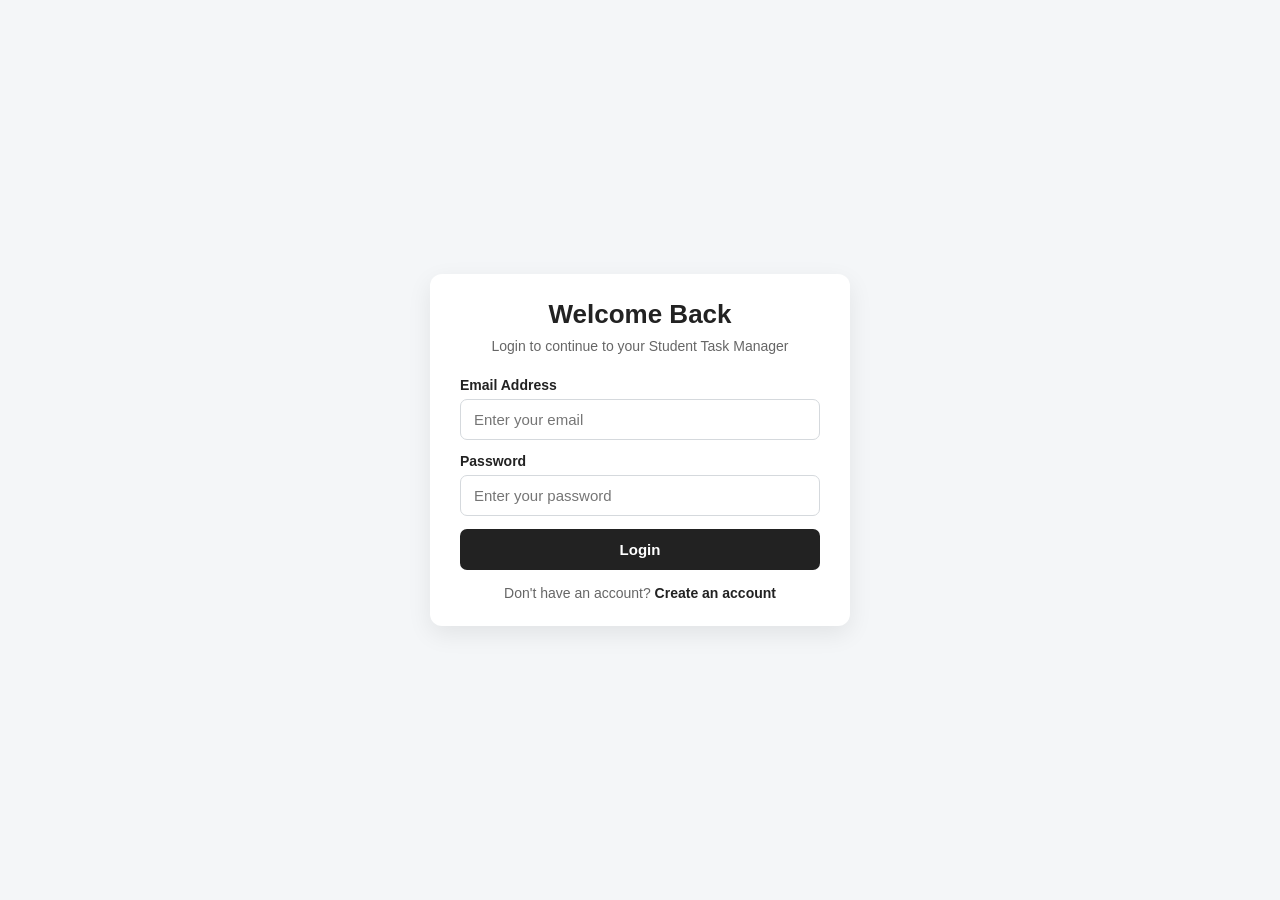
<file: Day 3/index.html>
<!DOCTYPE html>
<html lang="en">
<head>
    <meta charset="UTF-8">
    <meta name="viewport" content="width=device-width, initial-scale=1.0">
    <title>Document</title>
    <link rel="stylesheet" href="style.css">
</head>
<body>
    <main class="auth-page">

    <!-- Login View -->
    <section class="auth-card" id="login-view">

        <div class="auth-header">
            <h1>Welcome Back</h1>
            <p>Login to continue to your Student Task Manager</p>
        </div>

        <form class="auth-form">

            <div class="form-group">
                <label for="login-email">Email Address</label>
                <input
                    type="email"
                    id="login-email"
                    name="email"
                    placeholder="Enter your email"
                    required
                >
            </div>

            <div class="form-group">
                <label for="login-password">Password</label>
                <input
                    type="password"
                    id="login-password"
                    name="password"
                    placeholder="Enter your password"
                    required
                >
            </div>

            <button type="submit" class="auth-btn">
                Login
            </button>

        </form>

        <p class="switch-text">
            Don't have an account?
            <a href="#" id="show-register">Create an account</a>
        </p>

    </section>


    <!-- Registration View -->
    <section class="auth-card" id="register-view">

        <div class="auth-header">
            <h1>Create Account</h1>
            <p>Create your account to manage your tasks.</p>
        </div>

        <form class="auth-form">

            <div class="form-group">
                <label for="register-name">Full Name</label>
                <input
                    type="text"
                    id="register-name"
                    placeholder="Enter your full name"
                    required
                >
            </div>

            <div class="form-group">
                <label for="register-email">Email Address</label>
                <input
                    type="email"
                    id="register-email"
                    placeholder="Enter your email"
                    required
                >
            </div>

            <div class="form-group">
                <label for="register-password">Password</label>
                <input
                    type="password"
                    id="register-password"
                    placeholder="Create a password"
                    required
                >
            </div>

            <div class="form-group">
                <label for="confirm-password">Confirm Password</label>
                <input
                    type="password"
                    id="confirm-password"
                    placeholder="Enter password again"
                    required
                >
            </div>

            <button type="submit" class="auth-btn">
                Create Account
            </button>

        </form>

        <p class="switch-text">
            Already have an account?
            <a href="#" id="show-login">Login</a>
        </p>

    </section>

</main>
    <script src="script.js"></script>
</body>
</html>
</file>
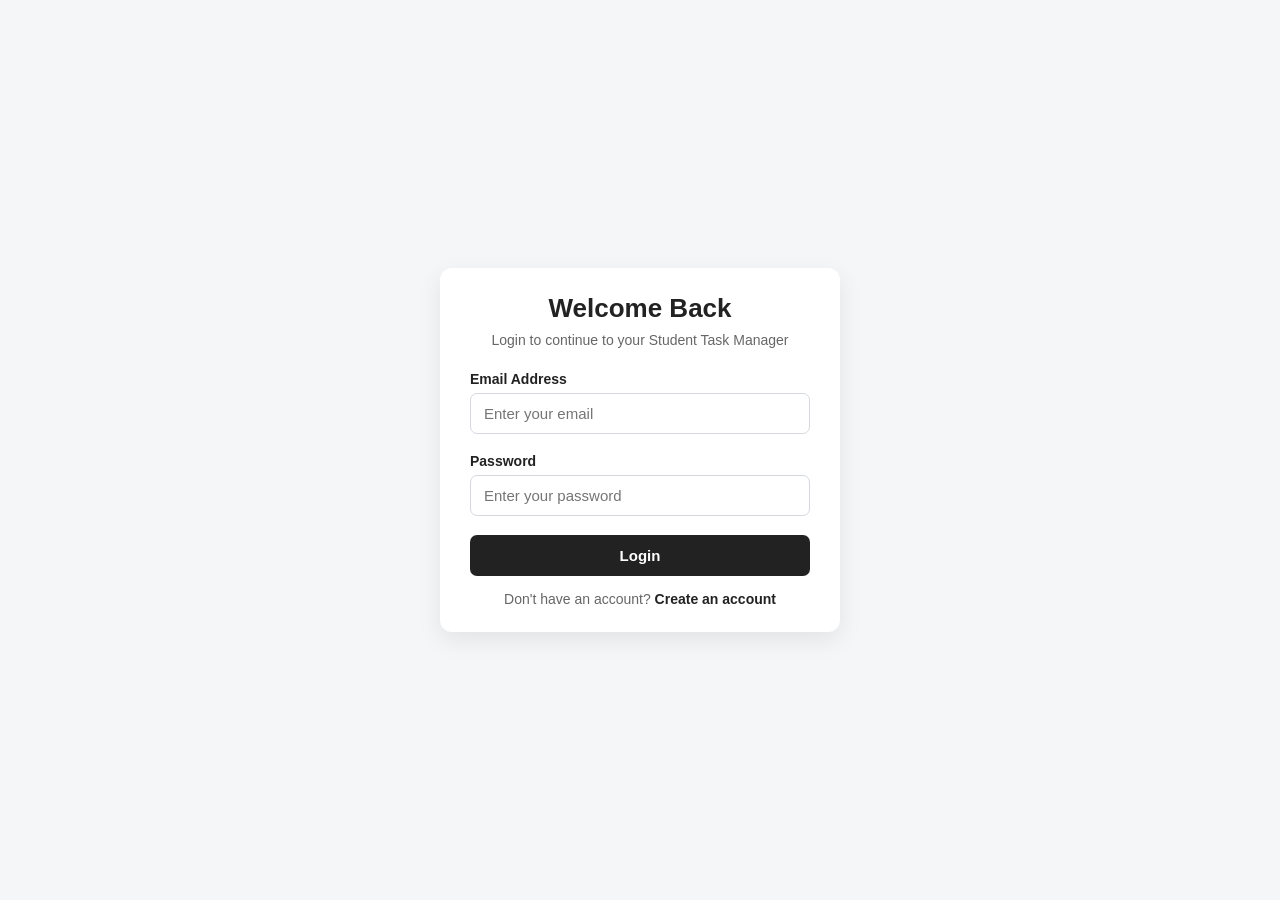
<file: Day 4/index.html>
<!DOCTYPE html>
<html lang="en">
<head>
    <meta charset="UTF-8">
    <meta name="viewport" content="width=device-width, initial-scale=1.0">
    <title>Document</title>
    <link rel="stylesheet" href="style.css">
</head>
<body>
    <main class="auth-page">

    <!-- Login View -->
    <section class="auth-card" id="login-view">

        <div class="auth-header">
            <h1>Welcome Back</h1>
            <p>Login to continue to your Student Task Manager</p>
        </div>

        <form class="auth-form">

            <div class="form-group">
                <label for="login-email">Email Address</label>
                <input
                    type="email"
                    id="login-email"
                    name="email"
                    placeholder="Enter your email"
                    required
                >

                <small class="error-message" id="login-email-error"></small>
            </div>

            <div class="form-group">
                <label for="login-password">Password</label>
                <input
                    type="password"
                    id="login-password"
                    name="password"
                    placeholder="Enter your password"
                    required
                >

                <small class="error-message" id="login-password-error"></small>
            </div>

            <button type="submit" class="auth-btn">
                Login
            </button>

        </form>

        <p class="switch-text">
            Don't have an account?
            <a href="#" id="show-register">Create an account</a>
        </p>

    </section>


    <!-- Registration View -->
    <section class="auth-card" id="register-view">

        <div class="auth-header">
            <h1>Create Account</h1>
            <p>Create your account to manage your tasks.</p>
        </div>

        <form class="auth-form">

            <div class="form-group">
                <label for="register-name">Full Name</label>
                <input
                    type="text"
                    id="register-name"
                    name="fullName"
                    placeholder="Enter your full name"
                    required
                >
                <small class="error-message" id="register-name-error"></small>
            </div>

            <div class="form-group">
                <label for="register-email">Email Address</label>
                <input
                    type="email"
                    id="register-email"
                    name="email"
                    placeholder="Enter your email"
                    required
                >
                <small class="error-message" id="register-email-error"></small>
            </div>

            <div class="form-group">
                <label for="register-password">Password</label>
                <input
                    type="password"
                    id="register-password"
                    name="password"
                    placeholder="Create a password"
                    required
                >
                <small class="error-message" id="register-password-error"></small>
            </div>

            <div class="form-group">
                <label for="confirm-password">Confirm Password</label>
                <input
                    type="password"
                    id="confirm-password"
                    name="confirmPassword"
                    placeholder="Enter password again"
                    required
                >
                <small class="error-message" id="confirm-password-error"></small>
            </div>

            <button type="submit" class="auth-btn">
                Create Account
            </button>

        </form>

        <p class="switch-text">
            Already have an account?
            <a href="#" id="show-login">Login</a>
        </p>

    </section>

</main>
    <script src="script.js"></script>
</body>
</html>
</file>
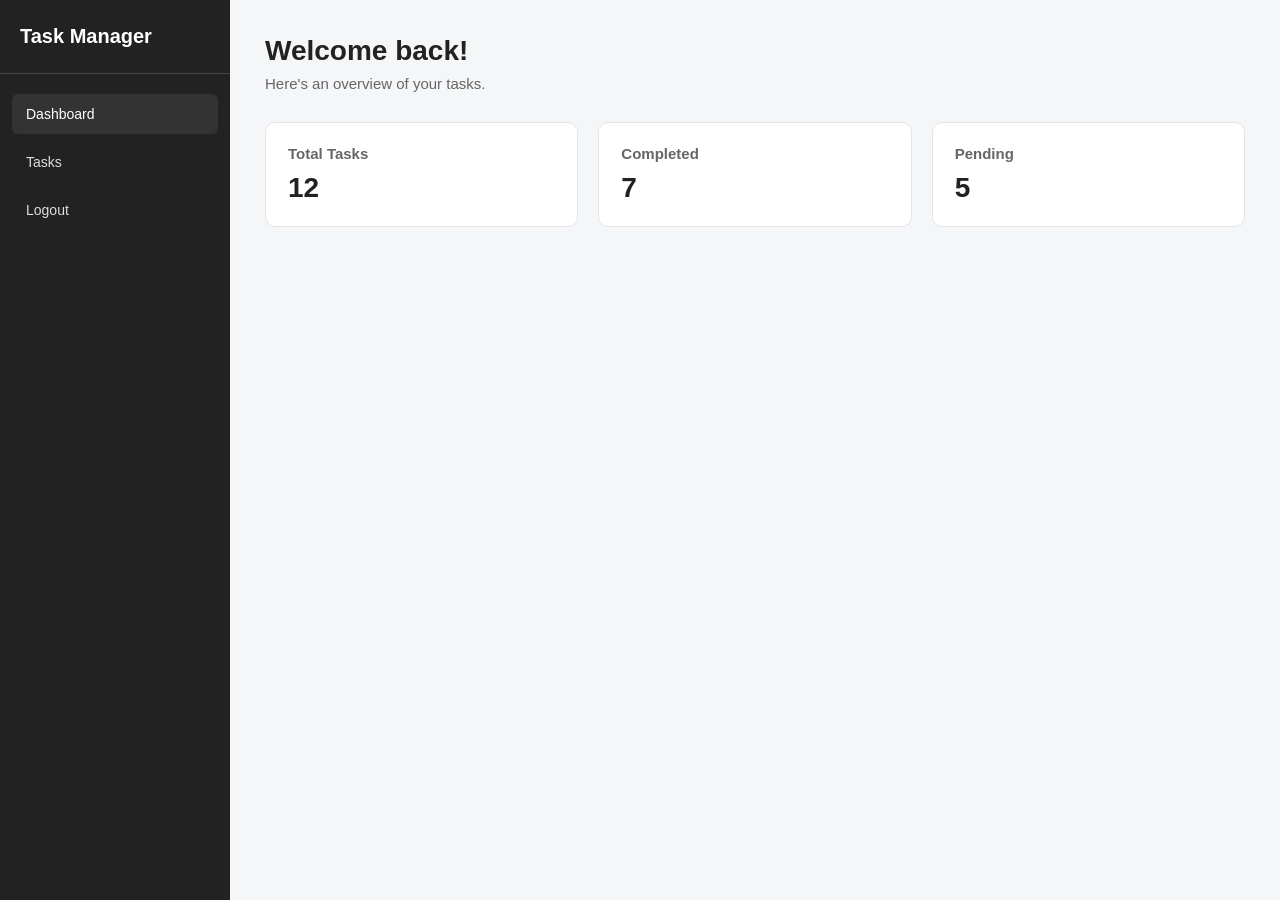
<file: Day 5/index.html>
<!DOCTYPE html>
<html lang="en">
<head>
    <meta charset="UTF-8">
    <meta name="viewport" content="width=device-width, initial-scale=1.0">
    <title>Document</title>
    <link rel="stylesheet" href="style.css">
</head>
<body>

    <div class="dashboard">

        <aside class="sidebar">

            <div class="sidebar-header">
                <h2>Task Manager</h2>
            </div>

            <nav class="sidebar-nav">
                <a href="#" class="active">Dashboard</a>
                <a href="#">Tasks</a>
                <a href="#">Logout</a>
            </nav>

        </aside>


        <main class="main-content">

            <section class="welcome-section">
                <h1>Welcome back!</h1>
                <p>Here's an overview of your tasks.</p>
            </section>


            <section class="stats-section">

                <div class="stat-card">
                    <h3>Total Tasks</h3>
                    <p>12</p>
                </div>

                <div class="stat-card">
                    <h3>Completed</h3>
                    <p>7</p>
                </div>

                <div class="stat-card">
                    <h3>Pending</h3>
                    <p>5</p>
                </div>

            </section>

        </main>

    </div>

</body>
</html>
</file>
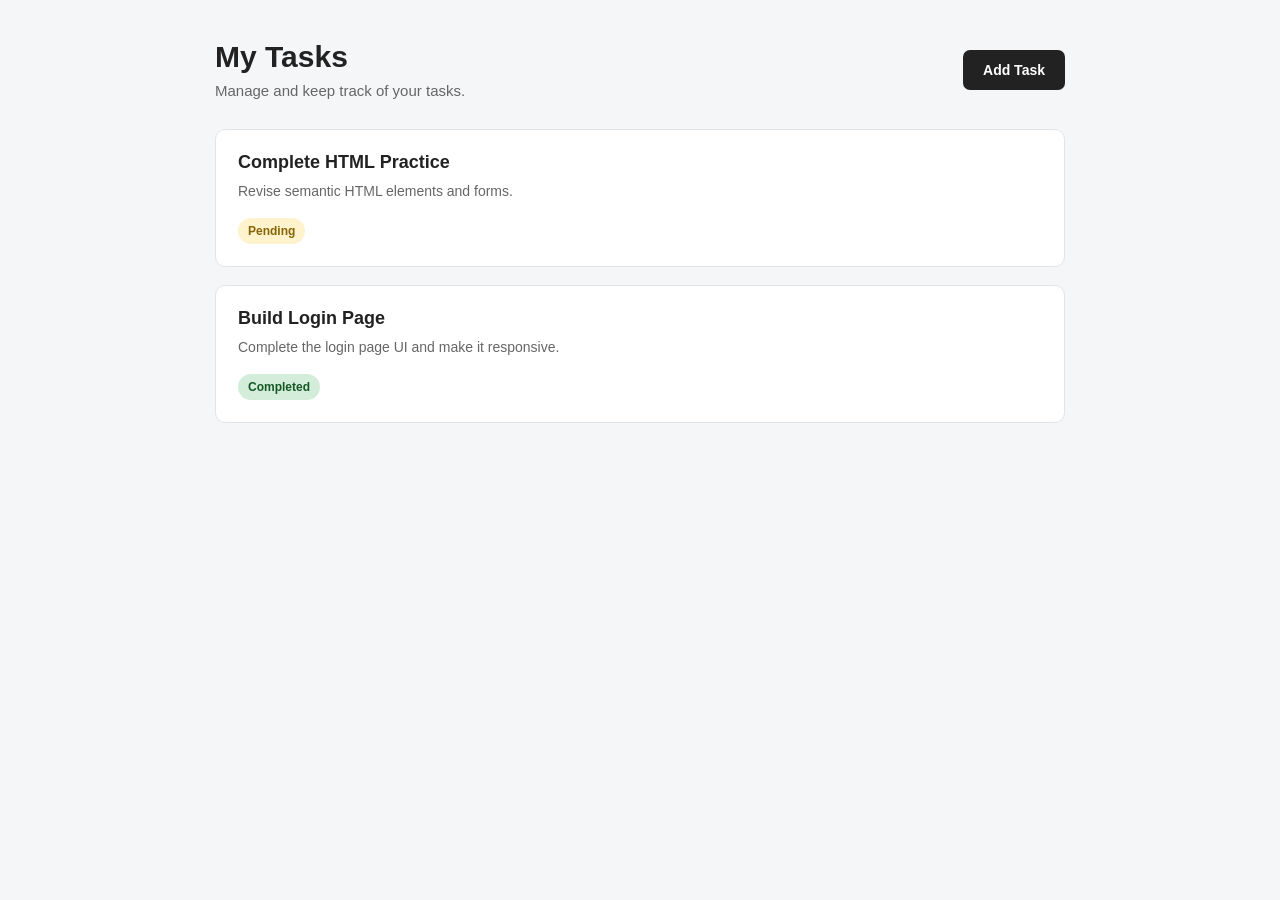
<file: Day 6/index.html>
<!DOCTYPE html>
<html lang="en">
<head>
    <meta charset="UTF-8">
    <meta name="viewport" content="width=device-width, initial-scale=1.0">
    <title>Document</title>
    <link rel="stylesheet" href="style.css">
</head>
<body>

    <main class="task-page">

        <!-- Task Header -->
        <section class="task-header">

            <div>
                <h1>My Tasks</h1>
                <p>Manage and keep track of your tasks.</p>
            </div>

            <button type="button" class="add-task-btn">
                Add Task
            </button>

        </section>


        <!-- Task List -->
        <section class="task-list">

            <!-- First Task -->
            <article class="task-card">

                <h2>Complete HTML Practice</h2>

                <p>
                    Revise semantic HTML elements and forms.
                </p>

                <span class="task-status pending">
                    Pending
                </span>

            </article>


            <!-- Second Task -->
            <article class="task-card">

                <h2>Build Login Page</h2>

                <p>
                    Complete the login page UI and make it responsive.
                </p>

                <span class="task-status completed">
                    Completed
                </span>

            </article>

        </section>

    </main>

</body>
</html>
</file>
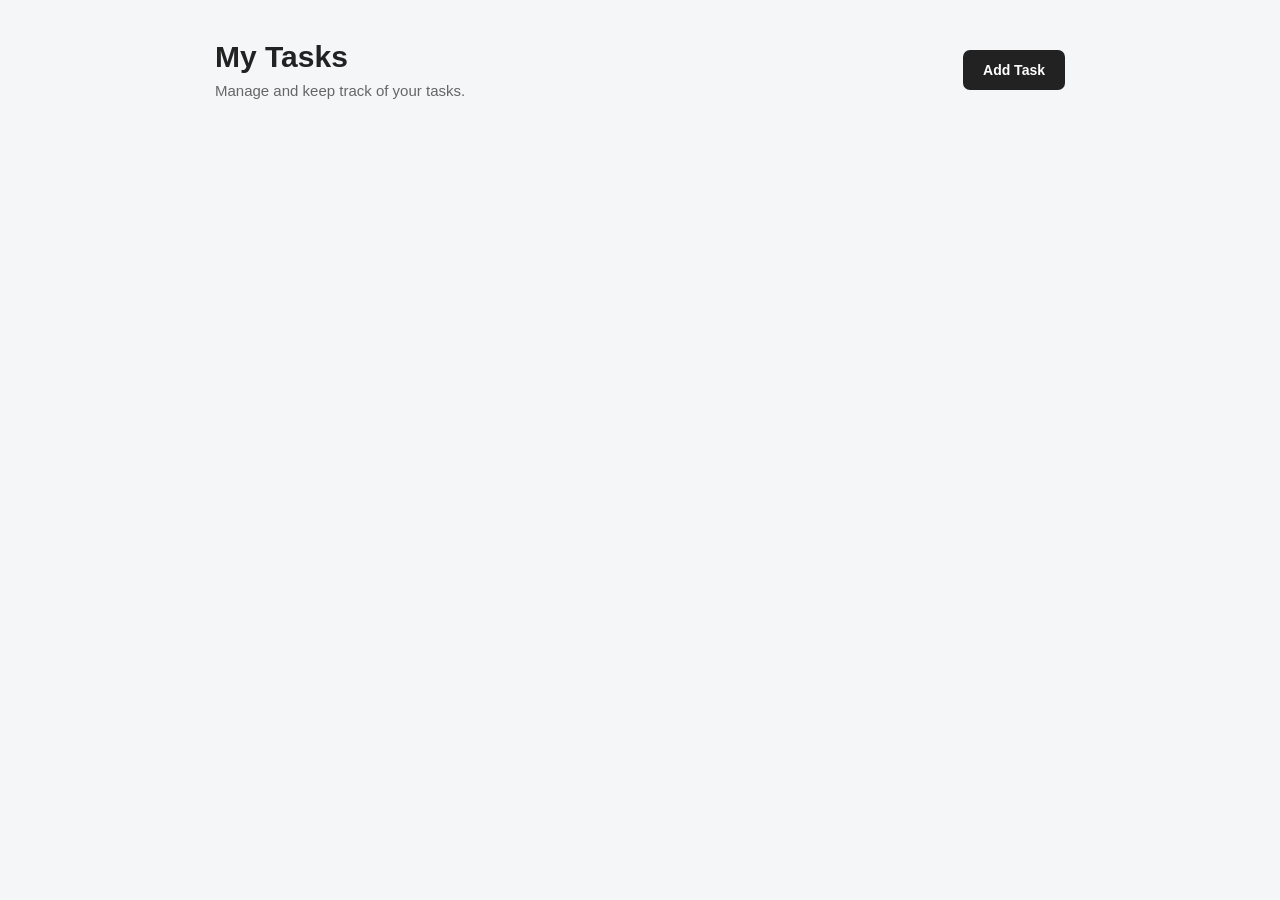
<file: Day 8/index.html>
<!DOCTYPE html>
<html lang="en">
<head>
    <meta charset="UTF-8">
    <meta name="viewport" content="width=device-width, initial-scale=1.0">
    <title>Document</title>
    <link rel="stylesheet" href="style.css">
</head>
<body>

    <main class="task-page">

        <!-- Task Header -->
        <section class="task-header">

            <div>
                <h1>My Tasks</h1>
                <p>Manage and keep track of your tasks.</p>
            </div>

            <button type="button" class="add-task-btn" id="add-task-btn">
                Add Task
            </button>

        </section>


        


        <!-- Task List -->
        <section class="task-list">

               
        </section>

    </main>
      <!-- Modal structure -->
            <div class="task-modal">
                <div class="modal-box">
                    <h2>Create New Task</h2>
                      <div class="form-group">

                        <label for="task-title">Task Title</label>

                        <input type="text" id="task-title" placeholder="Enter task title" required>

                      </div>
                      <div class="form-group">

                        <label for="task-description">Description</label>

                        <textarea id="task-description" placeholder="Enter task description" required></textarea>

                      </div>
                      <div class="modal-actions">

                      <button type="button" class="cancel-btn">
                         Cancel
                      </button>

                      <button type="button" class="save-btn">
                          Save
                      </button>

                      </div>
                </div>
            </div>
    <script src="script.js"></script>
</body>
</html>
</file>
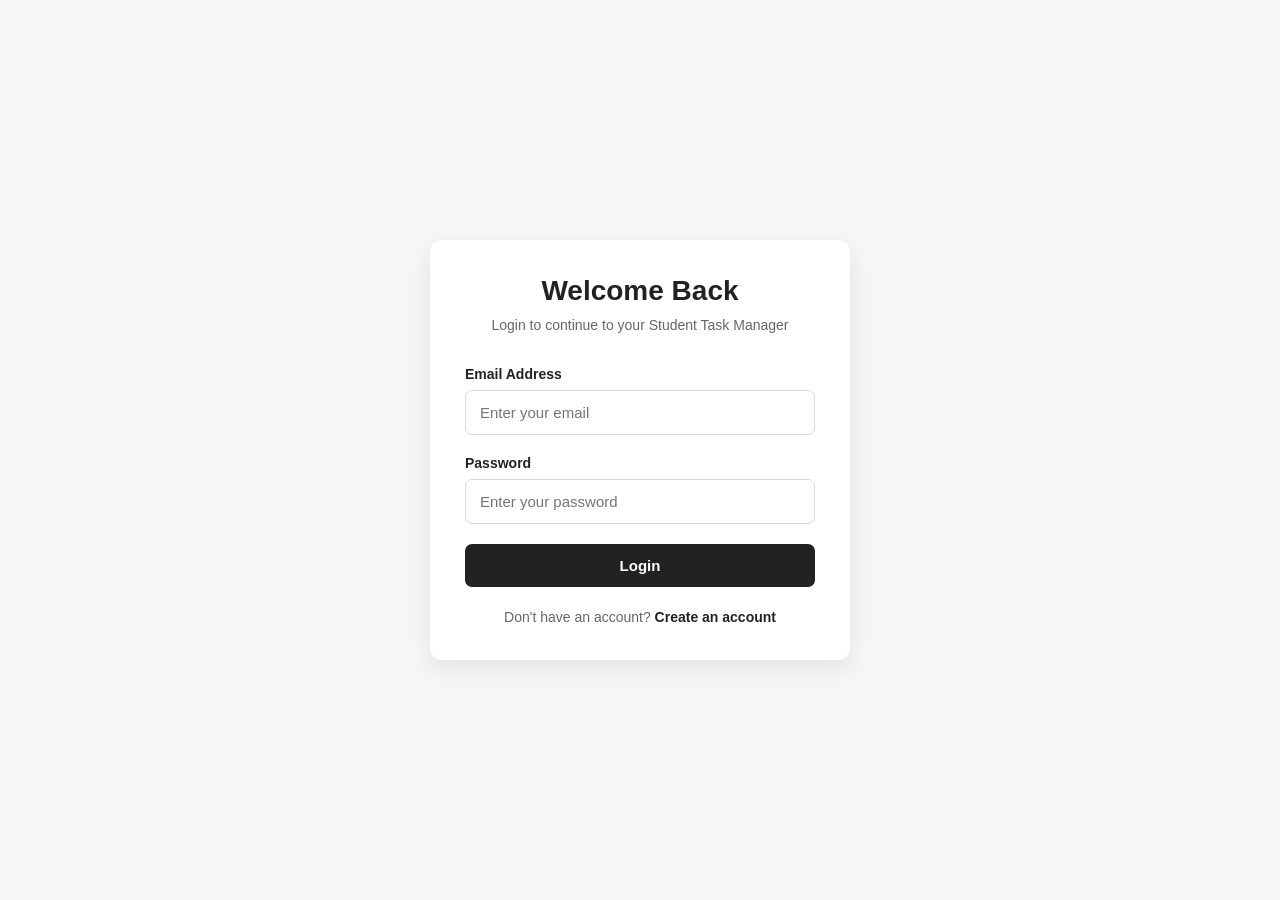
<file: Day 1/Loginpage.html>
<!DOCTYPE html>
<html lang="en">
<head>
    <meta charset="UTF-8">
    <meta name="viewport" content="width=device-width, initial-scale=1.0">
    <title>Document</title>
    <link rel="stylesheet" href="style.css">
</head>
<body>
       <main class="login-page">

    <section class="login-card">

        <div class="login-header">
            <h1>Welcome Back</h1>
            <p>Login to continue to your Student Task Manager</p>
        </div>

        <form class="login-form">

            <div class="form-group">
                <label for="email">Email Address</label>
                <input 
                    type="email" 
                    id="email" 
                    name="email"
                    placeholder="Enter your email"
                    required
                >
            </div>

            <div class="form-group">
                <label for="password">Password</label>
                <input 
                    type="password" 
                    id="password" 
                    name="password"
                    placeholder="Enter your password"
                    required
                >
            </div>

            <button type="submit" class="login-btn">Login</button>

        </form>

        <div class="register-link">
            <p>Don't have an account? <a href="http://127.0.0.1:5500/Day2/index.html">Create an account</a></p>
        </div>

    </section>

</main>
</body>
</html>
</file>
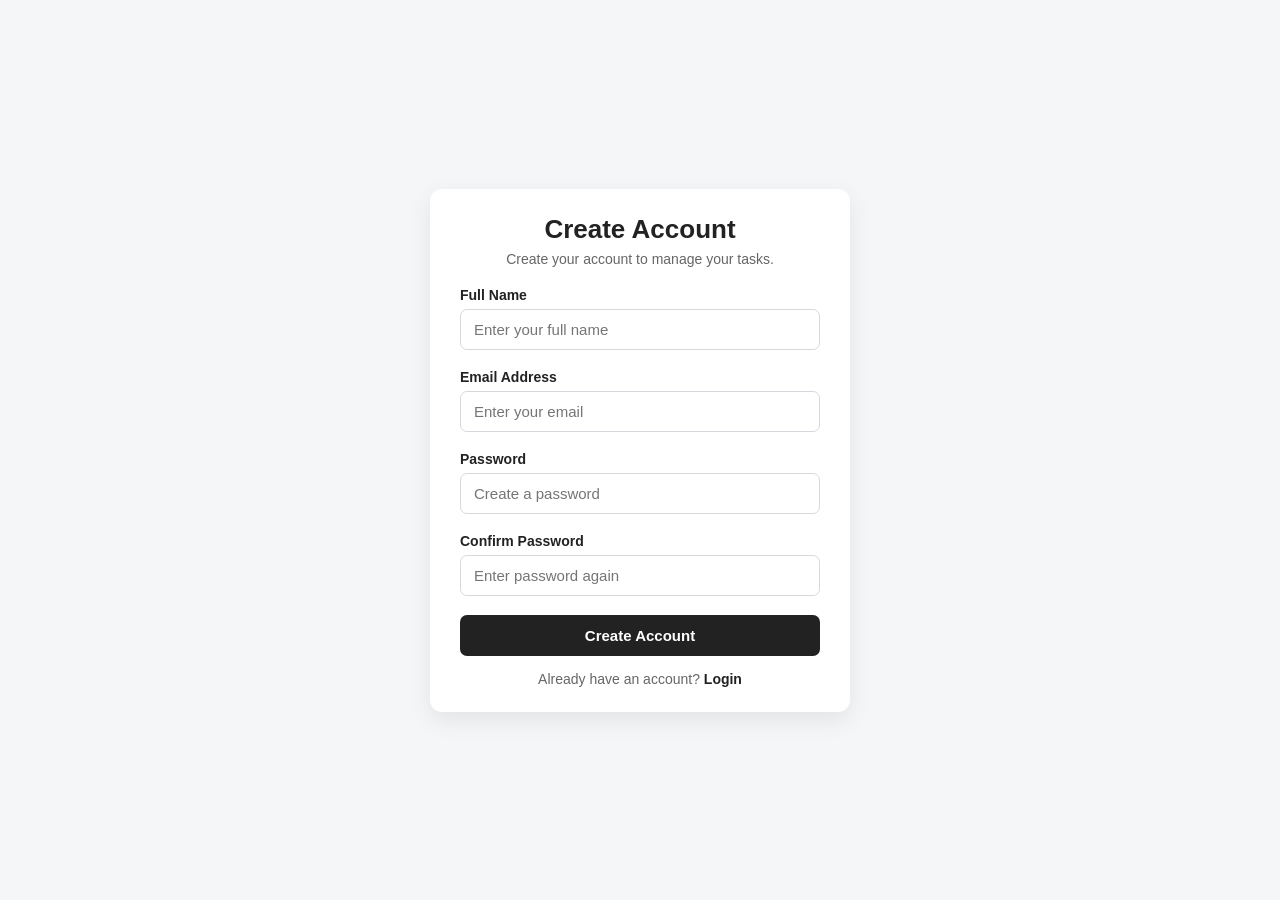
<file: Day 2/Registrationform.html>
<!DOCTYPE html>
<html lang="en">
<head>
    <meta charset="UTF-8">
    <meta name="viewport" content="width=device-width, initial-scale=1.0">
    <title>Document</title>
    <link rel="stylesheet" href="style.css">
</head>
<body>
    <main class="register-page">

    <section class="register-card">

        <div class="register-header">
            <h1>Create Account</h1>
            <p>Create your account to manage your tasks.</p>
        </div>

        <form class="register-form">

            <div class="form-group">
                <label for="full-name">Full Name</label>
                <input
                    type="text"
                    id="full-name"
                    name="fullName"
                    placeholder="Enter your full name"
                    required
                >
                <small class="error-message"></small>
            </div>

            <div class="form-group">
                <label for="email">Email Address</label>
                <input
                    type="email"
                    id="email"
                    name="email"
                    placeholder="Enter your email"
                    required
                >
                <small class="error-message"></small>
            </div>

            <div class="form-group">
                <label for="password">Password</label>
                <input
                    type="password"
                    id="password"
                    name="password"
                    placeholder="Create a password"
                    required
                >
                <small class="error-message"></small>
            </div>

            <div class="form-group">
                <label for="confirm-password">Confirm Password</label>
                <input
                    type="password"
                    id="confirm-password"
                    name="confirmPassword"
                    placeholder="Enter password again"
                    required
                >
                <small class="error-message"></small>
            </div>

            <button type="submit" class="register-btn">
                Create Account
            </button>

        </form>

        <p class="login-link">
            Already have an account?
            <a href="http://127.0.0.1:5500/Day1/index.html">Login</a>
        </p>

    </section>

</main>
</body>
</html>
</file>
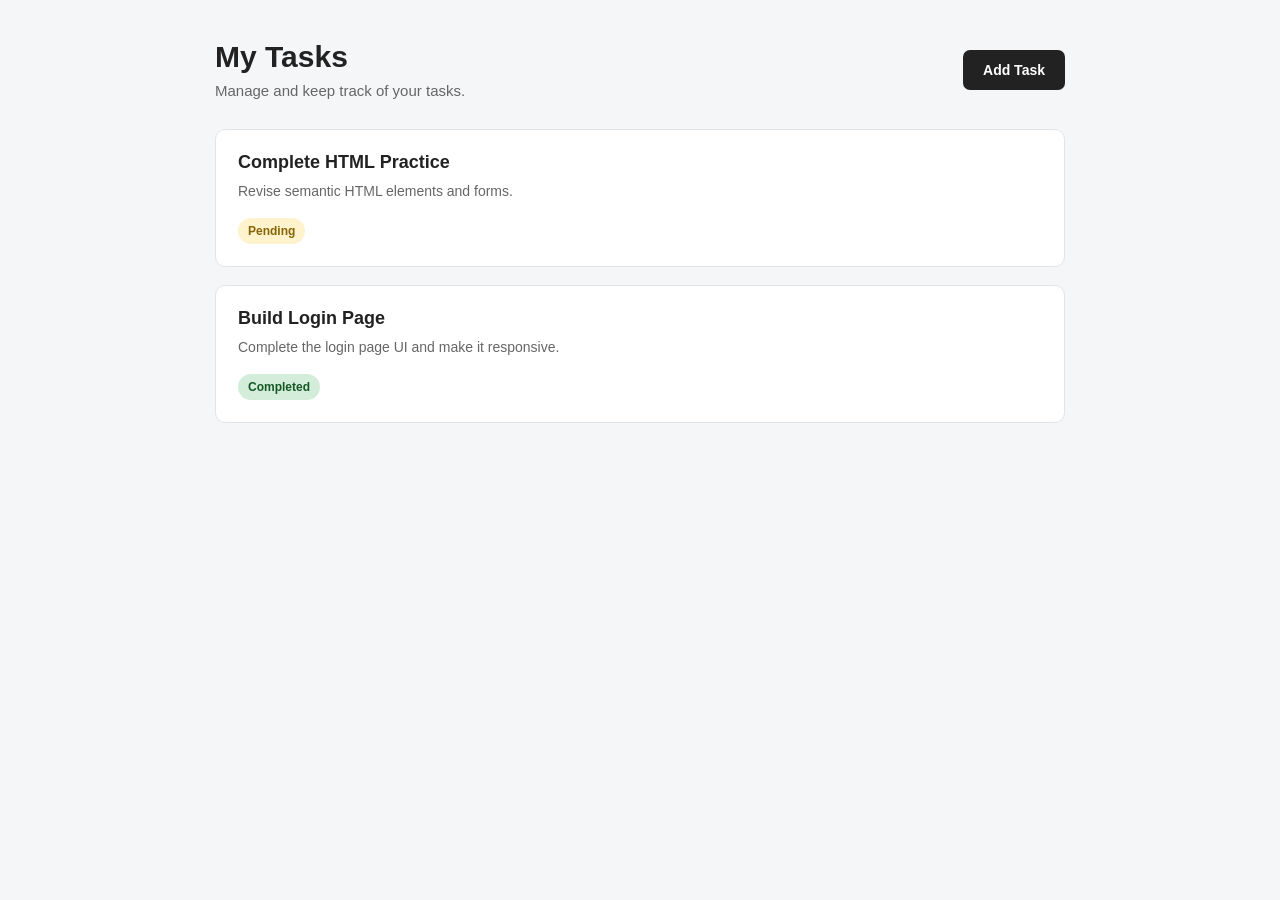
<file: Day 7/taskbtn.html>
<!DOCTYPE html>
<html lang="en">
<head>
    <meta charset="UTF-8">
    <meta name="viewport" content="width=device-width, initial-scale=1.0">
    <title>Document</title>
    <link rel="stylesheet" href="style.css">
</head>
<body>

    <main class="task-page">

        <!-- Task Header -->
        <section class="task-header">

            <div>
                <h1>My Tasks</h1>
                <p>Manage and keep track of your tasks.</p>
            </div>

            <button type="button" class="add-task-btn" id="add-task-btn">
                Add Task
            </button>

        </section>


        <!-- Task List -->
        <section class="task-list">

            <!-- First Task -->
            <article class="task-card">

                <h2>Complete HTML Practice</h2>

                <p>
                    Revise semantic HTML elements and forms.
                </p>

                <span class="task-status pending">
                    Pending
                </span>

            </article>


            <!-- Second Task -->
            <article class="task-card">

                <h2>Build Login Page</h2>

                <p>
                    Complete the login page UI and make it responsive.
                </p>

                <span class="task-status completed">
                    Completed
                </span>

            </article>

        </section>

    </main>
      <!-- Modal structure -->
            <div class="task-modal">
                <div class="modal-box">
                    <h2>Create New Task</h2>
                      <div class="form-group">

                         <label for="task-title">Task Title</label>

                         <input type="text" id="task-title" placeholder="Enter task title">

                      </div>
                      <div class="form-group">

                         <label for="task-description">Description</label>

                         <textarea id="task-description" placeholder="Enter task description"></textarea>

                      </div>
                      <div class="modal-actions">

                      <button type="button" class="cancel-btn">
                         Cancel
                      </button>

                      <button type="button" class="save-btn">
                          Save
                      </button>

                      </div>
                </div>
            </div>
    <script src="script.js"></script>
</body>
</html>
</file>
<file: Day 3/style.css>
html {
    overscroll-behavior: none;
}

* {
    margin: 0;
    padding: 0;
    box-sizing: border-box;
}

body {
    font-family: Arial, sans-serif;
    background: #f4f6f8;
    color: #222;
}

.auth-page {
    min-height: 100vh;
    display: flex;
    justify-content: center;
    align-items: center;
    padding: 15px;
}

.auth-card {
    width: 100%;
    max-width: 420px;
    background: #fff;
    padding: 25px 30px;
    border-radius: 12px;
    box-shadow: 0 8px 25px rgba(0, 0, 0, 0.08);
}

.auth-header {
    text-align: center;
    margin-bottom: 20px;
}

.auth-header h1 {
    font-size: 26px;
    margin-bottom: 6px;
}

.auth-header p {
    color: #666;
    font-size: 14px;
    line-height: 1.5;
}

.auth-form {
    display: flex;
    flex-direction: column;
    gap: 13px;
}

.form-group {
    display: flex;
    flex-direction: column;
    gap: 6px;
}

.form-group label {
    font-size: 14px;
    font-weight: 600;
}

.form-group input {
    width: 100%;
    padding: 11px 13px;
    border: 1px solid #d5d9dd;
    border-radius: 7px;
    font-size: 15px;
    outline: none;
}

.form-group input:focus {
    border-color: #333;
}

.auth-btn {
    width: 100%;
    padding: 12px;
    border: none;
    border-radius: 7px;
    background: #222;
    color: #fff;
    font-size: 15px;
    font-weight: 600;
    cursor: pointer;
}

.auth-btn:hover {
    background: #111;
}

.switch-text {
    text-align: center;
    margin-top: 15px;
    font-size: 14px;
    color: #666;
}

.switch-text a {
    color: #222;
    font-weight: 600;
    text-decoration: none;
}

.switch-text a:hover {
    text-decoration: underline;
}


/* Registration is hidden when the page first opens */
#register-view {
    display: none;
}


@media (max-width: 480px) {

    .auth-card {
        padding: 22px 18px;
    }

    .auth-header h1 {
        font-size: 23px;
    }
}
</file>
<file: Day 4/style.css>
html {
    overscroll-behavior: none;
}

* {
    margin: 0;
    padding: 0;
    box-sizing: border-box;
}

body {
    font-family: Arial, sans-serif;
    background: #f4f6f8;
    color: #222;
}

.auth-page {
    min-height: 100vh;
    display: flex;
    justify-content: center;
    align-items: center;
    padding: 15px;
}

.auth-card {
    width: 100%;
    max-width: 400px;
    background: #fff;
    padding: 25px 30px;            
    border-radius: 12px;
    box-shadow: 0 8px 25px rgba(0, 0, 0, 0.08);
}

.auth-header {
    text-align: center;
    margin-bottom: 20px;
}

.auth-header h1 {
    font-size: 26px;
    margin-bottom: 6px;
}

.auth-header p {
    color: #666;
    font-size: 14px;
    line-height: 1.5;
}

.auth-form {
    display: flex;
    flex-direction: column;
    gap: 13px;
}

.form-group {
    display: flex;
    flex-direction: column;
    gap: 6px;
}

.form-group label {
    font-size: 14px;
    font-weight: 600;
}

.form-group input {
    width: 100%;
    padding: 11px 13px;
    border: 1px solid #d5d9dd;
    border-radius: 7px;
    font-size: 15px;
    outline: none;
}

.form-group input:focus {
    border-color: #333;
}

.auth-btn {
    width: 100%;
    padding: 12px;
    border: none;
    border-radius: 7px;
    background: #222;
    color: #fff;
    font-size: 15px;
    font-weight: 600;
    cursor: pointer;
}

.auth-btn:hover {
    background: #111;
}

.switch-text {
    text-align: center;
    margin-top: 15px;
    font-size: 14px;
    color: #666;
}

.switch-text a {
    color: #222;
    font-weight: 600;
    text-decoration: none;
}

.switch-text a:hover {
    text-decoration: underline;
}

.auth-btn:active {
    transform: scale(0.98);
}


/* Registration is hidden when the page first opens */
#register-view {
    display: none;
}

.error-message {
    color: #d33;
    font-size: 12px;
}


@media (max-width: 480px) {

    .auth-card {
        padding: 22px 18px;
    }

    .auth-header h1 {
        font-size: 23px;
    }
}
</file>
<file: Day 5/style.css>
* {
    margin: 0;
    padding: 0;
    box-sizing: border-box;
}

body {
    font-family: Arial, sans-serif;
    background: #f4f6f8;
    color: #222;
}

.dashboard {
    min-height: 100vh;
    display: flex;
}

.sidebar {
    width: 230px;
    min-height: 100vh;
    background: #222;
    color: #fff;
}

.welcome-section {
    margin-bottom: 30px;
}

.stats-section {
    display: grid;
    grid-template-columns: repeat(3, 1fr);
    gap: 20px;
}

.stat-card {
    background: #fff;
    padding: 22px;
    border-radius: 10px;
    border: 1px solid #e2e5e8;
}

.stat-card h3 {
    font-size: 15px;
    color: #666;
    margin-bottom: 10px;
}

.stat-card p {
    font-size: 28px;
    font-weight: 600;
}

.welcome-section h1 {
    font-size: 28px;
    margin-bottom: 8px;
}

.welcome-section p {
    color: #666;
    font-size: 15px;
}

.sidebar-header {
    padding: 25px 20px;
    border-bottom: 1px solid #444;
}

.sidebar-header h2 {
    font-size: 20px;
}

.sidebar-nav {
    display: flex;
    flex-direction: column;
    padding: 20px 12px;
    gap: 8px;
}

.sidebar-nav a {
    color: #ddd;
    text-decoration: none;
    padding: 12px 14px;
    border-radius: 6px;
    font-size: 14px;
}

.sidebar-nav a:hover,
.sidebar-nav a.active {
    background: #333;
    color: #fff;
}

.main-content {
    flex: 1;
    padding: 35px;
}

@media (max-width: 768px) {

    .dashboard {
        flex-direction: column;
    }

    .sidebar {
        width: 100%;
        min-height: auto;
    }

    .sidebar-nav {
        flex-direction: row;
        justify-content: center;
    }

    .main-content {
        padding: 25px 20px;
    }

    .stats-section {
        grid-template-columns: 1fr;
    }

}
</file>
<file: Day 6/style.css>
* {
    margin: 0;
    padding: 0;
    box-sizing: border-box;
}

body {
    font-family: Arial, sans-serif;
    background: #f4f6f8;
    color: #222;
}

.task-page {
    max-width: 900px;
    margin: 0 auto;
    padding: 40px 25px;
}

.task-header {
    display: flex;
    justify-content: space-between;
    align-items: center;
    margin-bottom: 30px;
}

.task-header h1 {
    font-size: 30px;
    margin-bottom: 8px;
}

.task-header p {
    color: #666;
    font-size: 15px;
}

.add-task-btn {
    padding: 12px 20px;
    border: none;
    border-radius: 7px;
    background: #222;
    color: #fff;
    font-size: 14px;
    font-weight: 600;
    cursor: pointer;
}

.task-list {
    display: flex;
    flex-direction: column;
    gap: 18px;
}

.task-card {
    background: #fff;
    padding: 22px;
    border: 1px solid #e2e5e8;
    border-radius: 10px;
}

.task-card h2 {
    font-size: 18px;
    margin-bottom: 8px;
}

.task-card p {
    color: #666;
    font-size: 14px;
    line-height: 1.5;
    margin-bottom: 16px;
}

.task-status {
    display: inline-block;
    padding: 6px 10px;
    border-radius: 20px;
    font-size: 12px;
    font-weight: 600;
}

.task-status.pending {
    background: #fff3cd;
    color: #856404;
}

.task-status.completed {
    background: #d4edda;
    color: #155724;
}

@media (max-width: 600px) {

    .task-page {
        padding: 25px 15px;
    }

    .task-header {
        flex-direction: column;
        align-items: flex-start;
        gap: 20px;
    }

}
</file>
<file: Day 8/style.css>
* {
    margin: 0;
    padding: 0;
    box-sizing: border-box;
}

body {
    font-family: Arial, sans-serif;
    background: #f4f6f8;
    color: #222;
}

.task-page {
    max-width: 900px;
    margin: 0 auto;
    padding: 40px 25px;
}

.task-header {
    display: flex;
    justify-content: space-between;
    align-items: center;
    margin-bottom: 30px;
}

.task-header h1 {
    font-size: 30px;
    margin-bottom: 8px;
}

.task-header p {
    color: #666;
    font-size: 15px;
}

.add-task-btn {
    padding: 12px 20px;
    border: none;
    border-radius: 7px;
    background: #222;
    color: #fff;
    font-size: 14px;
    font-weight: 600;
    cursor: pointer;
}

.task-list {
    display: flex;
    flex-direction: column;
    gap: 18px;
}

.task-card {
    background: #fff;
    padding: 22px;
    border: 1px solid #e2e5e8;
    border-radius: 10px;
}

.task-card h2 {
    font-size: 18px;
    margin-bottom: 8px;
}

.task-card p {
    color: #666;
    font-size: 14px;
    line-height: 1.5;
    margin-bottom: 16px;
}

.task-status {
    display: inline-block;
    padding: 6px 10px;
    border-radius: 20px;
    font-size: 12px;
    font-weight: 600;
}

.task-status.pending {
    background: #fff3cd;
    color: #856404;
}

.task-status.completed {
    background: #d4edda;
    color: #155724;
}

@media (max-width: 600px) {

    .task-page {
        padding: 25px 15px;
    }

    .task-header {
        flex-direction: column;
        align-items: flex-start;
        gap: 20px;
    }

}

.task-modal {
    position: fixed;
    top: 0;
    left: 0;
    width: 100%;
    height: 100%;
    background: rgba(0, 0, 0, 0.5);

    /*display: flex;*/ display: none;
    justify-content: center;
    align-items: center;

    z-index: 1000;
}

.modal-box {
    width: 100%;
    max-width: 450px;
    background: #fff;
    padding: 25px;
    border-radius: 10px;

    display: flex;
    flex-direction: column;
    gap: 20px;

}

.form-group {
    display: flex;
    flex-direction: column;
    gap: 8px;
}

.form-group input,
.form-group textarea {
    width: 100%;
    padding: 12px 14px;
    border: 1px solid #d5d9dd;
    border-radius: 7px;
    font-size: 14px;
    font-family: inherit;
    outline: none;
}

.form-group input:focus,
.form-group textarea:focus {
    border-color: #333;
}

.form-group textarea {
    min-height: 100px;
    resize: vertical;
}

.modal-actions {
    display: flex;
    justify-content: flex-end;
    gap: 10px;
}

.cancel-btn,
.save-btn {
    padding: 10px 18px;
    border: none;
    border-radius: 7px;
    font-size: 14px;
    font-weight: 600;
    cursor: pointer;
}

.cancel-btn {
    background: #e5e7eb;
    color: #222;
}

.save-btn {
    background: #222;
    color: #fff;
}

.delete-btn {
    margin-top: 10px;
    padding: 8px 14px;
    border: none;
    border-radius: 6px;
    background: #dc3545;
    color: #fff;
    font-size: 13px;
    font-weight: 600;
    cursor: pointer;
}

.delete-btn:hover {
    background: #ad1726;
}
</file>
<file: Day 1/style.css>
html {
    overscroll-behavior: none;
}

* {
    margin: 0;
    padding: 0;
    box-sizing: border-box;
}

body {
    font-family: Arial, sans-serif;
    background: #f4f6f8;
    color: #222;
    overflow-x: hidden;
}

.login-page {
    min-height: 100vh;
    display: flex;
    justify-content: center;
    align-items: center;
    padding: 20px;
}

.login-card {
    width: 100%;
    max-width: 420px;
    background: #ffffff;
    padding: 35px;
    border-radius: 12px;
    box-shadow: 0 8px 25px rgba(0, 0, 0, 0.08);
}

.login-header {
    text-align: center;
    margin-bottom: 30px;
}

.login-header h1 {
    font-size: 28px;
    margin-bottom: 8px;
}

.login-header p {
    font-size: 14px;
    color: #666;
    line-height: 1.5;
}

.login-form {
    display: flex;
    flex-direction: column;
    gap: 20px;
}

.form-group {
    display: flex;
    flex-direction: column;
    gap: 8px;
}

.form-group label {
    font-size: 14px;
    font-weight: 600;
}

.form-group input {
    width: 100%;
    padding: 13px 14px;
    border: 1px solid #d5d9dd;
    border-radius: 7px;
    font-size: 15px;
    outline: none;
}

.form-group input:focus {
    border-color: #333;
}

.login-btn {
    width: 100%;
    padding: 13px;
    border: none;
    border-radius: 7px;
    background: #222;
    color: #fff;
    font-size: 15px;
    font-weight: 600;
    cursor: pointer;
}

.login-btn:hover {
    background: #111;
}

.register-link {
    text-align: center;
    margin-top: 22px;
}

.register-link p {
    font-size: 14px;
    color: #666;
}

.register-link a {
    color: #222;
    font-weight: 600;
    text-decoration: none;
}

.register-link a:hover {
    text-decoration: underline;
}

@media (max-width: 480px) {

    .login-page {
        padding: 15px;
    }

    .login-card {
        padding: 25px 20px;
    }

    .login-header h1 {
        font-size: 24px;
    }
}
</file>
<file: Day 2/style.css>
html {
    overscroll-behavior: none;
}

* {
    margin: 0;
    padding: 0;
    box-sizing: border-box;
}

body {
    font-family: Arial, sans-serif;
    background: #f4f6f8;
    color: #222;
}
.register-page {
    min-height: 100vh;
    display: flex;
    justify-content: center;
    align-items: center;
    padding: 15px;
}

.register-card {
    width: 100%;
    max-width: 420px;
    background: #fff;
    padding: 25px 30px;
    border-radius: 12px;
    box-shadow: 0 8px 25px rgba(0, 0, 0, 0.08);
}

.register-header {
    text-align: center;
    margin-bottom: 20px;
}

.register-header h1 {
    font-size: 26px;
    margin-bottom: 6px;
}

.register-header p {
    color: #666;
    font-size: 14px;
}

.register-form {
    display: flex;
    flex-direction: column;
    gap: 13px;
}

.form-group {
    display: flex;
    flex-direction: column;
    gap: 6px;
}

.form-group label {
    font-size: 14px;
    font-weight: 600;
}

.form-group input {
    width: 100%;
    padding: 11px 13px;
    border: 1px solid #d5d9dd;
    border-radius: 7px;
    font-size: 15px;
    outline: none;
}

.form-group input:focus {
    border-color: #333;
}

.error-message {
    height: 0;
    overflow: hidden;
    font-size: 12px;
    color: #d33;
}

.register-btn {
    width: 100%;
    padding: 12px;
    border: none;
    border-radius: 7px;
    background: #222;
    color: #fff;
    font-size: 15px;
    font-weight: 600;
    cursor: pointer;
}

.register-btn:hover {
    background: #111;
}

.login-link {
    text-align: center;
    margin-top: 15px;
    font-size: 14px;
    color: #666;
}

.login-link a {
    color: #222;
    font-weight: 600;
    text-decoration: none;
}

.login-link a:hover {
    text-decoration: underline;
}

@media (max-width: 480px) {

    .register-page {
        padding: 12px;
    }

    .register-card {
        padding: 22px 18px;
    }

    .register-header h1 {
        font-size: 23px;
    }
}
</file>
<file: Day 7/style.css>
* {
    margin: 0;
    padding: 0;
    box-sizing: border-box;
}

body {
    font-family: Arial, sans-serif;
    background: #f4f6f8;
    color: #222;
}

.task-page {
    max-width: 900px;
    margin: 0 auto;
    padding: 40px 25px;
}

.task-header {
    display: flex;
    justify-content: space-between;
    align-items: center;
    margin-bottom: 30px;
}

.task-header h1 {
    font-size: 30px;
    margin-bottom: 8px;
}

.task-header p {
    color: #666;
    font-size: 15px;
}

.add-task-btn {
    padding: 12px 20px;
    border: none;
    border-radius: 7px;
    background: #222;
    color: #fff;
    font-size: 14px;
    font-weight: 600;
    cursor: pointer;
}

.task-list {
    display: flex;
    flex-direction: column;
    gap: 18px;
}

.task-card {
    background: #fff;
    padding: 22px;
    border: 1px solid #e2e5e8;
    border-radius: 10px;
}

.task-card h2 {
    font-size: 18px;
    margin-bottom: 8px;
}

.task-card p {
    color: #666;
    font-size: 14px;
    line-height: 1.5;
    margin-bottom: 16px;
}

.task-status {
    display: inline-block;
    padding: 6px 10px;
    border-radius: 20px;
    font-size: 12px;
    font-weight: 600;
}

.task-status.pending {
    background: #fff3cd;
    color: #856404;
}

.task-status.completed {
    background: #d4edda;
    color: #155724;
}

@media (max-width: 600px) {

    .task-page {
        padding: 25px 15px;
    }

    .task-header {
        flex-direction: column;
        align-items: flex-start;
        gap: 20px;
    }

}

.task-modal {
    position: fixed;
    top: 0;
    left: 0;
    width: 100%;
    height: 100%;
    background: rgba(0, 0, 0, 0.5);

    /*display: flex;*/ display: none;
    justify-content: center;
    align-items: center;

    z-index: 1000;
}

.modal-box {
    width: 100%;
    max-width: 450px;
    background: #fff;
    padding: 25px;
    border-radius: 10px;

    display: flex;
    flex-direction: column;
    gap: 20px;

}

.form-group {
    display: flex;
    flex-direction: column;
    gap: 8px;
}

.form-group input,
.form-group textarea {
    width: 100%;
    padding: 12px 14px;
    border: 1px solid #d5d9dd;
    border-radius: 7px;
    font-size: 14px;
    font-family: inherit;
    outline: none;
}

.form-group input:focus,
.form-group textarea:focus {
    border-color: #333;
}

.form-group textarea {
    min-height: 100px;
    resize: vertical;
}

.modal-actions {
    display: flex;
    justify-content: flex-end;
    gap: 10px;
}

.cancel-btn,
.save-btn {
    padding: 10px 18px;
    border: none;
    border-radius: 7px;
    font-size: 14px;
    font-weight: 600;
    cursor: pointer;
}

.cancel-btn {
    background: #e5e7eb;
    color: #222;
}

.save-btn {
    background: #222;
    color: #fff;
}
</file>
